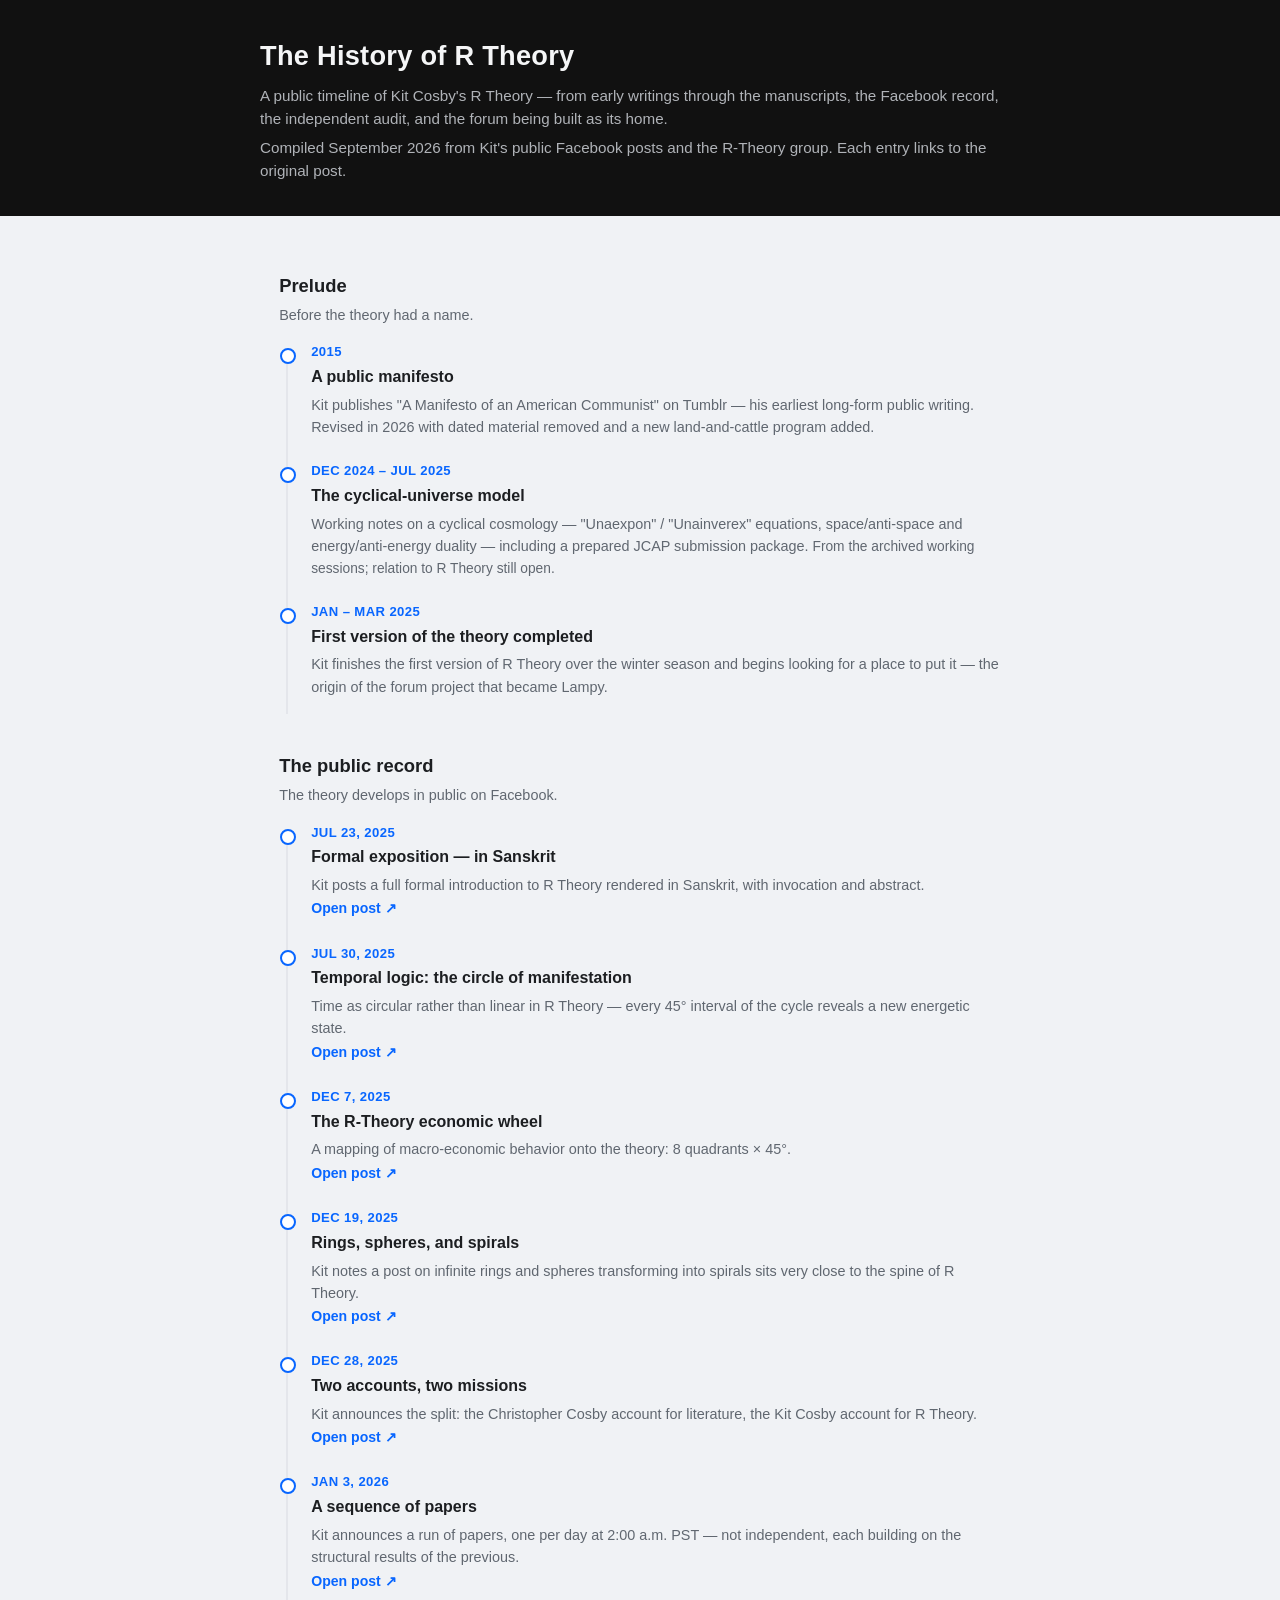
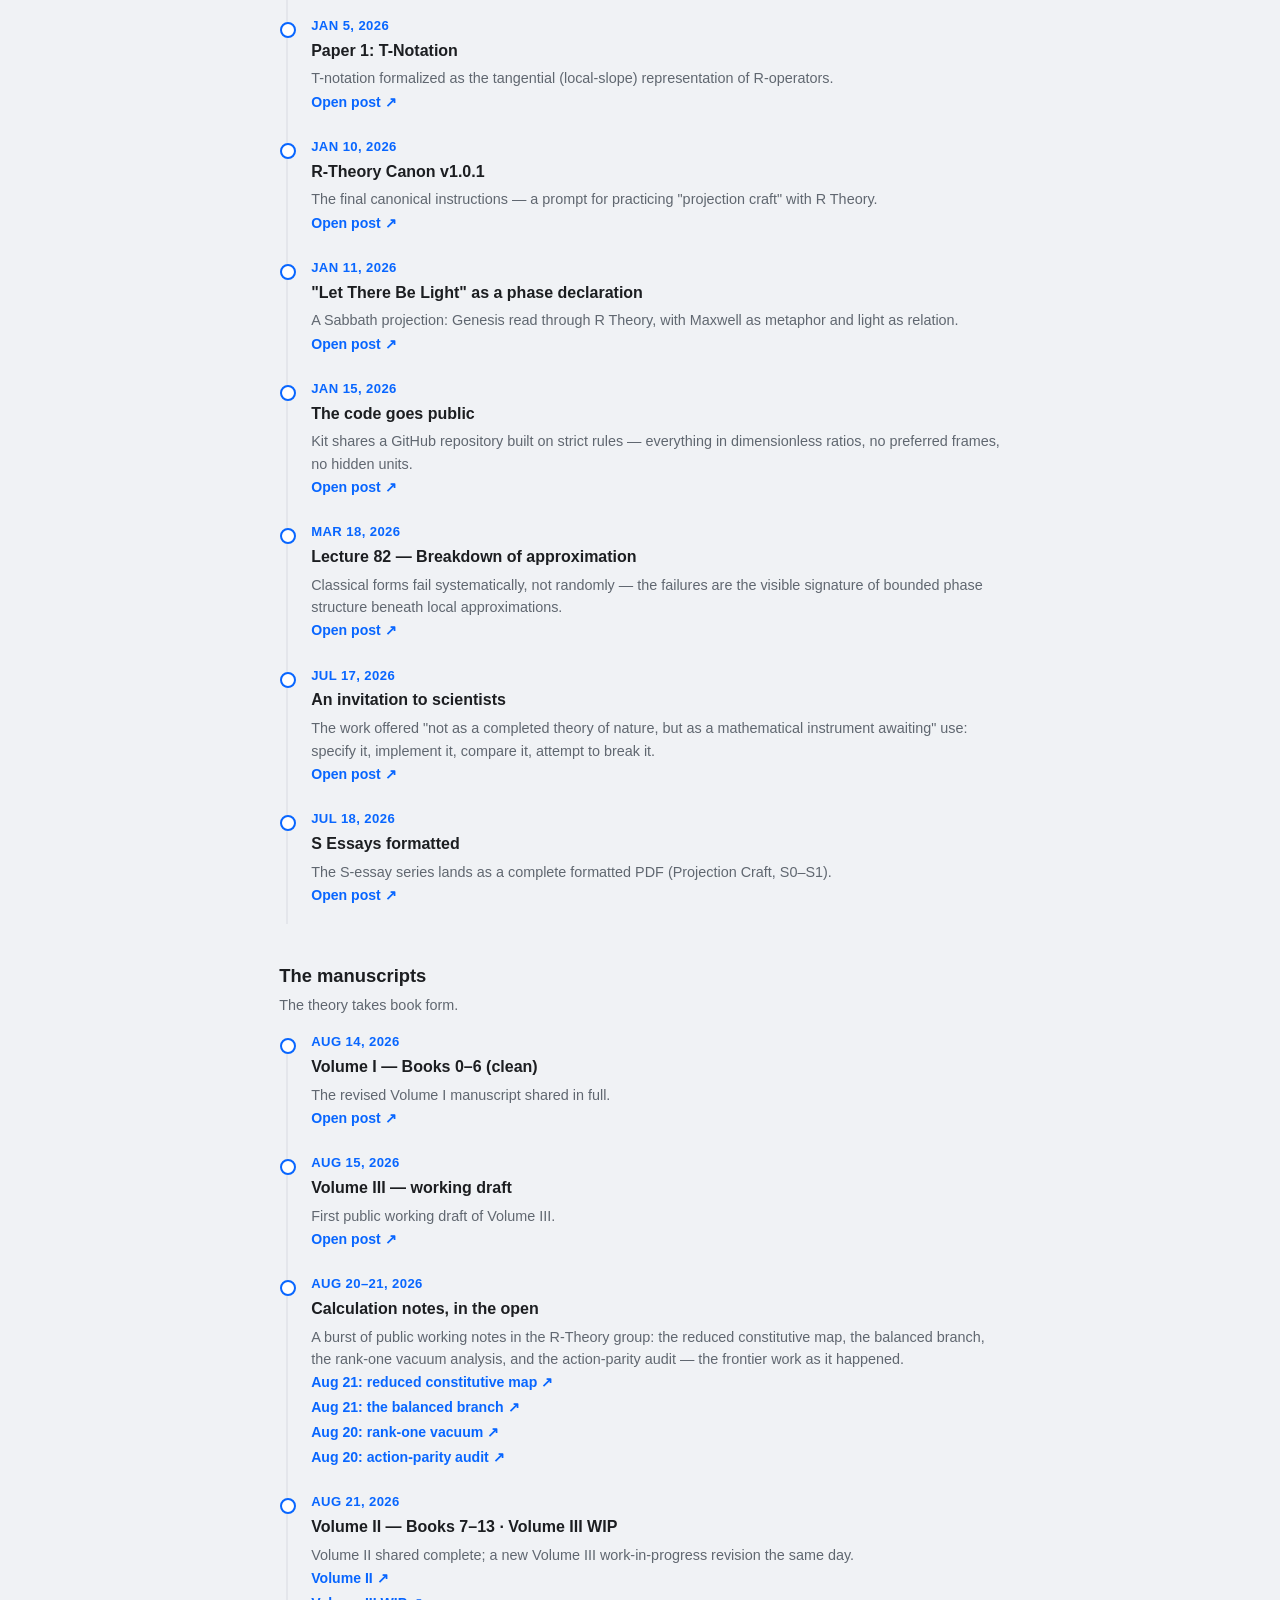
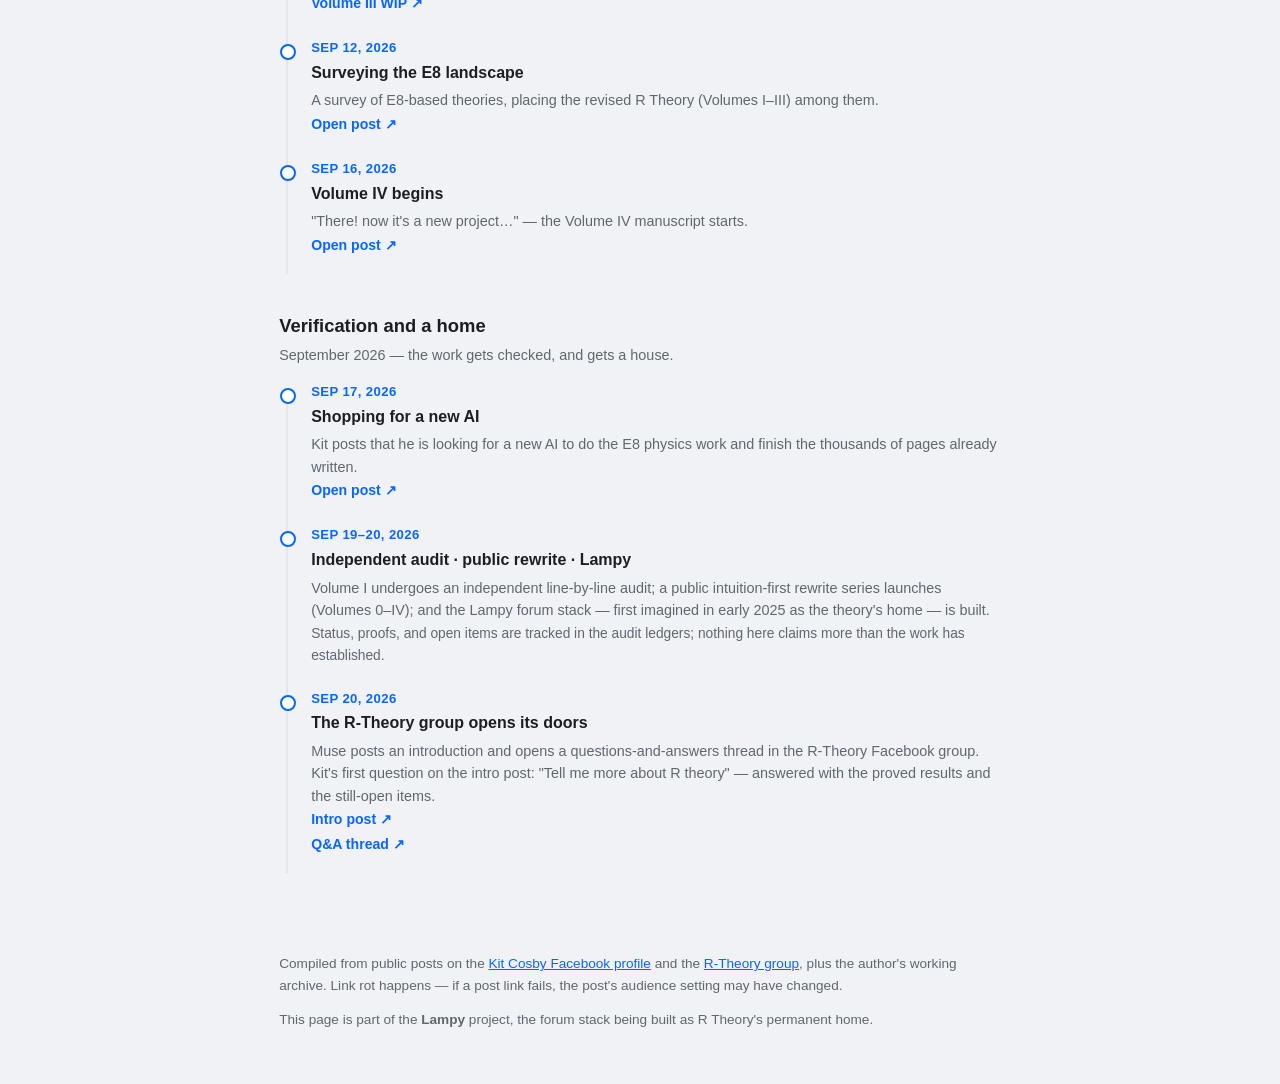
<file: history/index.html>
<!DOCTYPE html>
<html lang="en">
<head>
<meta charset="utf-8">
<meta name="viewport" content="width=device-width, initial-scale=1">
<title>The History of R Theory — Lampy</title>
<style>
  :root { --ink:#1c1e21; --muted:#606770; --line:#e4e6eb; --accent:#0866ff; --bg:#f0f2f5; }
  * { box-sizing:border-box; }
  body { font-family:-apple-system,BlinkMacSystemFont,"Segoe UI",Helvetica,Arial,sans-serif;
         margin:0; color:var(--ink); background:var(--bg); line-height:1.55; }
  header.hero { background:#111; color:#f5f6f7; padding:2.2rem 1.2rem 1.8rem; }
  header.hero .wrap { max-width:760px; margin:0 auto; }
  header.hero h1 { margin:0 0 .4rem; font-size:1.7rem; letter-spacing:.01em; }
  header.hero p { margin:.3rem 0; color:#b0b3b8; font-size:.95rem; }
  main { max-width:760px; margin:0 auto; padding:1.5rem 1.2rem 3rem; }
  .era { margin:2rem 0 .8rem; }
  .era h2 { font-size:1.15rem; margin:0 0 .2rem; }
  .era p { margin:0; color:var(--muted); font-size:.9rem; }
  ol.timeline { list-style:none; margin:1rem 0 0; padding:0; position:relative; }
  ol.timeline::before { content:""; position:absolute; left:7px; top:6px; bottom:6px; width:2px; background:var(--line); }
  ol.timeline li { position:relative; padding:0 0 1.4rem 2rem; }
  ol.timeline li::before { content:""; position:absolute; left:1px; top:6px; width:12px; height:12px;
                           border-radius:50%; background:#fff; border:2px solid var(--accent); }
  .date { font-size:.82rem; font-weight:600; color:var(--accent); text-transform:uppercase; letter-spacing:.03em; }
  .entry-title { font-weight:700; margin:.15rem 0 .25rem; }
  .entry-body { margin:0 0 .4rem; font-size:.94rem; }
  .entry-body .note { color:var(--muted); font-size:.86rem; }
  a.post-link { font-size:.88rem; color:var(--accent); text-decoration:none; font-weight:600; }
  a.post-link:hover { text-decoration:underline; }
  footer { max-width:760px; margin:0 auto; padding:0 1.2rem 2.5rem; color:var(--muted); font-size:.85rem; }
  footer a { color:var(--accent); }
  @media (max-width:520px){ header.hero h1{font-size:1.4rem;} }
</style>
</head>
<body>
<header class="hero">
  <div class="wrap">
    <h1>The History of R Theory</h1>
    <p>A public timeline of Kit Cosby's R Theory — from early writings through the
    manuscripts, the Facebook record, the independent audit, and the forum being built as its home.</p>
    <p>Compiled September 2026 from Kit's public Facebook posts and the R-Theory group. Each entry links to the original post.</p>
  </div>
</header>
<main>

  <section class="era">
    <h2>Prelude</h2>
    <p>Before the theory had a name.</p>
    <ol class="timeline">
      <li>
        <div class="date">2015</div>
        <div class="entry-title">A public manifesto</div>
        <p class="entry-body">Kit publishes "A Manifesto of an American Communist" on Tumblr — his earliest
        long-form public writing. Revised in 2026 with dated material removed and a new land-and-cattle program added.</p>
      </li>
      <li>
        <div class="date">Dec 2024 – Jul 2025</div>
        <div class="entry-title">The cyclical-universe model</div>
        <p class="entry-body">Working notes on a cyclical cosmology — "Unaexpon" / "Unainverex" equations,
        space/anti-space and energy/anti-energy duality — including a prepared JCAP submission package.
        <span class="note">From the archived working sessions; relation to R Theory still open.</span></p>
      </li>
      <li>
        <div class="date">Jan – Mar 2025</div>
        <div class="entry-title">First version of the theory completed</div>
        <p class="entry-body">Kit finishes the first version of R Theory over the winter season and begins
        looking for a place to put it — the origin of the forum project that became Lampy.</p>
      </li>
    </ol>
  </section>

  <section class="era">
    <h2>The public record</h2>
    <p>The theory develops in public on Facebook.</p>
    <ol class="timeline">
      <li>
        <div class="date">Jul 23, 2025</div>
        <div class="entry-title">Formal exposition — in Sanskrit</div>
        <p class="entry-body">Kit posts a full formal introduction to R Theory rendered in Sanskrit, with invocation and abstract.</p>
        <a class="post-link" href="https://www.facebook.com/kitcosby/posts/pfbid02FpEKnnZXQHZ1w4LkhYPecTMfBGukqiYxgWYMHr2qkMMBQAMFUMfD1KQquwVkJnTml">Open post ↗</a>
      </li>
      <li>
        <div class="date">Jul 30, 2025</div>
        <div class="entry-title">Temporal logic: the circle of manifestation</div>
        <p class="entry-body">Time as circular rather than linear in R Theory — every 45° interval of the cycle reveals a new energetic state.</p>
        <a class="post-link" href="https://www.facebook.com/kitcosby/posts/pfbid03hnu4T1HZXiJhKdkiF4cc4jzbV6j6svDGvNGQyWtyTVxKNDFWLpggRXs4NqPGsLel">Open post ↗</a>
      </li>
      <li>
        <div class="date">Dec 7, 2025</div>
        <div class="entry-title">The R-Theory economic wheel</div>
        <p class="entry-body">A mapping of macro-economic behavior onto the theory: 8 quadrants × 45°.</p>
        <a class="post-link" href="https://www.facebook.com/kitcosby/posts/pfbid02povGg8nKDi6tfvxWh2QNezfWWrCBEnGUoMwov6KZ3EWwtLPmjNWbYj1t8QaUuJBvl">Open post ↗</a>
      </li>
      <li>
        <div class="date">Dec 19, 2025</div>
        <div class="entry-title">Rings, spheres, and spirals</div>
        <p class="entry-body">Kit notes a post on infinite rings and spheres transforming into spirals sits very close to the spine of R Theory.</p>
        <a class="post-link" href="https://www.facebook.com/kitcosby/posts/pfbid02hsNTf6q3FVLb6qrVxWjFV42L8noQcVADVu5x3bwupMN4F9eLxBxfk8ToaBXaLmFpl">Open post ↗</a>
      </li>
      <li>
        <div class="date">Dec 28, 2025</div>
        <div class="entry-title">Two accounts, two missions</div>
        <p class="entry-body">Kit announces the split: the Christopher Cosby account for literature, the Kit Cosby account for R Theory.</p>
        <a class="post-link" href="https://www.facebook.com/kitcosby/posts/pfbid0JBqTbNRiadHCzzT71nEjJm8pc8CGYDnxyzk1ScSbBbcbQ98uNCp8mickuowFdoN9l">Open post ↗</a>
      </li>
      <li>
        <div class="date">Jan 3, 2026</div>
        <div class="entry-title">A sequence of papers</div>
        <p class="entry-body">Kit announces a run of papers, one per day at 2:00 a.m. PST — not independent, each building on the structural results of the previous.</p>
        <a class="post-link" href="https://www.facebook.com/permalink.php?story_fbid=pfbid034BXfMUuiW68jPgFpP4ZKRi8Lp9VheGtFt53mbXXXekLzhXmS8JnM3V2XK4pBEpkjl&id=61585390936452">Open post ↗</a>
      </li>
      <li>
        <div class="date">Jan 5, 2026</div>
        <div class="entry-title">Paper 1: T-Notation</div>
        <p class="entry-body">T-notation formalized as the tangential (local-slope) representation of R-operators.</p>
        <a class="post-link" href="https://www.facebook.com/permalink.php?story_fbid=pfbid02VnngQDqubiLf1MRcBb1DUo8cjxT6hGzWUyqGbVS3zeXWaSWTJ96tfUnMsbQvEDdHl&id=61585390936452">Open post ↗</a>
      </li>
      <li>
        <div class="date">Jan 10, 2026</div>
        <div class="entry-title">R-Theory Canon v1.0.1</div>
        <p class="entry-body">The final canonical instructions — a prompt for practicing "projection craft" with R Theory.</p>
        <a class="post-link" href="https://www.facebook.com/permalink.php?story_fbid=pfbid028X3MRSxqy9Yb8tRC3tCeFPRN5bcA4X9tPnEv4ew97dvjN5vrhxPmtknKEvB2CeA3l&id=61585390936452">Open post ↗</a>
      </li>
      <li>
        <div class="date">Jan 11, 2026</div>
        <div class="entry-title">"Let There Be Light" as a phase declaration</div>
        <p class="entry-body">A Sabbath projection: Genesis read through R Theory, with Maxwell as metaphor and light as relation.</p>
        <a class="post-link" href="https://www.facebook.com/kitcosby/posts/pfbid02NbiQ2zsWKPpxLjjPyNw8dr9nppbncGHWdQXUEkPbfZieLjKWHSTnQEVCzYgYSAXml">Open post ↗</a>
      </li>
      <li>
        <div class="date">Jan 15, 2026</div>
        <div class="entry-title">The code goes public</div>
        <p class="entry-body">Kit shares a GitHub repository built on strict rules — everything in dimensionless ratios, no preferred frames, no hidden units.</p>
        <a class="post-link" href="https://www.facebook.com/permalink.php?story_fbid=pfbid022K5shTMg4g8CDW3hnKMcn4zxGJjh4PjbVohBhkdcuKCo59nATCymVbB9xeosUfhul&id=61585390936452">Open post ↗</a>
      </li>
      <li>
        <div class="date">Mar 18, 2026</div>
        <div class="entry-title">Lecture 82 — Breakdown of approximation</div>
        <p class="entry-body">Classical forms fail systematically, not randomly — the failures are the visible signature of bounded phase structure beneath local approximations.</p>
        <a class="post-link" href="https://www.facebook.com/permalink.php?story_fbid=pfbid0gbYcMKXZ71gEFM7BiUHLnng2f6xUQP8BDanNKAvw9JKM7ahMVmbC9wk5DCBHn5C9l&id=61585390936452">Open post ↗</a>
      </li>
      <li>
        <div class="date">Jul 17, 2026</div>
        <div class="entry-title">An invitation to scientists</div>
        <p class="entry-body">The work offered "not as a completed theory of nature, but as a mathematical instrument awaiting" use: specify it, implement it, compare it, attempt to break it.</p>
        <a class="post-link" href="https://www.facebook.com/permalink.php?story_fbid=pfbid04GSpX3fu9AqZMoxoKPq4FETED3KRN4pFxyPqHdj2NMZtGsS6nVgh2jRFHg8vZ9Ggl&id=61585390936452">Open post ↗</a>
      </li>
      <li>
        <div class="date">Jul 18, 2026</div>
        <div class="entry-title">S Essays formatted</div>
        <p class="entry-body">The S-essay series lands as a complete formatted PDF (Projection Craft, S0–S1).</p>
        <a class="post-link" href="https://www.facebook.com/kitcosby/posts/pfbid0cPgNYmCp48LNLpN6CndPQgk1cvTj2epbHPiAvPfpTJRjM9QWLhJUw4kx7G3anthGl">Open post ↗</a>
      </li>
    </ol>
  </section>

  <section class="era">
    <h2>The manuscripts</h2>
    <p>The theory takes book form.</p>
    <ol class="timeline">
      <li>
        <div class="date">Aug 14, 2026</div>
        <div class="entry-title">Volume I — Books 0–6 (clean)</div>
        <p class="entry-body">The revised Volume I manuscript shared in full.</p>
        <a class="post-link" href="https://www.facebook.com/permalink.php?story_fbid=pfbid0ktKupETFmd8G9QzC5j6tRSNCUR33h53tKrU226hggujsfQ656bnJGfVdYq8U2KaMl&id=61585390936452">Open post ↗</a>
      </li>
      <li>
        <div class="date">Aug 15, 2026</div>
        <div class="entry-title">Volume III — working draft</div>
        <p class="entry-body">First public working draft of Volume III.</p>
        <a class="post-link" href="https://www.facebook.com/permalink.php?story_fbid=pfbid02DaveYpxNDKpk1h9CBYbBxFnuTWbTn9UfspmgaF21QQ4KVNivc5Yyg8Rx6sS6ezWjl&id=61585390936452">Open post ↗</a>
      </li>
      <li>
        <div class="date">Aug 20–21, 2026</div>
        <div class="entry-title">Calculation notes, in the open</div>
        <p class="entry-body">A burst of public working notes in the R-Theory group: the reduced constitutive map, the balanced branch,
        the rank-one vacuum analysis, and the action-parity audit — the frontier work as it happened.</p>
        <a class="post-link" href="https://facebook.com/groups/507169002486718/permalink/795830103620605/">Aug 21: reduced constitutive map ↗</a><br>
        <a class="post-link" href="https://facebook.com/groups/507169002486718/permalink/795743830295899/">Aug 21: the balanced branch ↗</a><br>
        <a class="post-link" href="https://facebook.com/groups/507169002486718/permalink/794873143716301/">Aug 20: rank-one vacuum ↗</a><br>
        <a class="post-link" href="https://facebook.com/groups/507169002486718/permalink/794869637049985/">Aug 20: action-parity audit ↗</a>
      </li>
      <li>
        <div class="date">Aug 21, 2026</div>
        <div class="entry-title">Volume II — Books 7–13 · Volume III WIP</div>
        <p class="entry-body">Volume II shared complete; a new Volume III work-in-progress revision the same day.</p>
        <a class="post-link" href="https://www.facebook.com/kitcosby/posts/pfbid0EwzfAnHMnUC8QEEa749uVydQvbd8KNpLk9tf5h8PhM4MozG367Rwv5asUbeZiroCl">Volume II ↗</a><br>
        <a class="post-link" href="https://www.facebook.com/kitcosby/posts/pfbid02tXpxUotkcHRoEjAcsHqn7Zk8Hyqn7Z2JR5MBim3VT9oGqGjbLiKQRzrma56Vl">Volume III WIP ↗</a>
      </li>
      <li>
        <div class="date">Sep 12, 2026</div>
        <div class="entry-title">Surveying the E8 landscape</div>
        <p class="entry-body">A survey of E8-based theories, placing the revised R Theory (Volumes I–III) among them.</p>
        <a class="post-link" href="https://www.facebook.com/kitcosby/posts/pfbid0hkGoF9frLejn9Kua1a6fJVwAZd96E43Sk6RbHyXj1r3wvLoqLw8eDGvZZH7ki9NXl">Open post ↗</a>
      </li>
      <li>
        <div class="date">Sep 16, 2026</div>
        <div class="entry-title">Volume IV begins</div>
        <p class="entry-body">"There! now it's a new project…" — the Volume IV manuscript starts.</p>
        <a class="post-link" href="https://www.facebook.com/kitcosby/posts/pfbid02BvvsdSuNLLwCnR6CVQ4uNDq35akwW3jLGpiHNLNtwzdD2J76USvsl">Open post ↗</a>
      </li>
    </ol>
  </section>

  <section class="era">
    <h2>Verification and a home</h2>
    <p>September 2026 — the work gets checked, and gets a house.</p>
    <ol class="timeline">
      <li>
        <div class="date">Sep 17, 2026</div>
        <div class="entry-title">Shopping for a new AI</div>
        <p class="entry-body">Kit posts that he is looking for a new AI to do the E8 physics work and finish the thousands of pages already written.</p>
        <a class="post-link" href="https://www.facebook.com/permalink.php?story_fbid=pfbid029pBGntDnguVn8sBmUWzkdQeU1XqjLTqZT7xTn8UKxerD9xNWtd4wFXzQWAvWp2Hpl&id=61585390936452">Open post ↗</a>
      </li>
      <li>
        <div class="date">Sep 19–20, 2026</div>
        <div class="entry-title">Independent audit · public rewrite · Lampy</div>
        <p class="entry-body">Volume I undergoes an independent line-by-line audit; a public intuition-first rewrite series
        launches (Volumes 0–IV); and the Lampy forum stack — first imagined in early 2025 as the theory's home — is built.
        <span class="note">Status, proofs, and open items are tracked in the audit ledgers; nothing here claims more than the work has established.</span></p>
      </li>
      <li>
        <div class="date">Sep 20, 2026</div>
        <div class="entry-title">The R-Theory group opens its doors</div>
        <p class="entry-body">Muse posts an introduction and opens a questions-and-answers thread in the R-Theory Facebook group.
        Kit's first question on the intro post: "Tell me more about R theory" — answered with the proved results and the still-open items.</p>
        <a class="post-link" href="https://facebook.com/groups/507169002486718/permalink/819462014590747/">Intro post ↗</a><br>
        <a class="post-link" href="https://facebook.com/groups/507169002486718/permalink/819469844589964/">Q&amp;A thread ↗</a>
      </li>
    </ol>
  </section>

</main>
<footer>
  <p>Compiled from public posts on the
  <a href="https://www.facebook.com/kitcosby">Kit Cosby Facebook profile</a> and the
  <a href="https://www.facebook.com/groups/507169002486718/">R-Theory group</a>,
  plus the author's working archive. Link rot happens — if a post link fails, the post's audience setting may have changed.</p>
  <p>This page is part of the <strong>Lampy</strong> project, the forum stack being built as R Theory's permanent home.</p>
</footer>
</body>
</html>
</file>
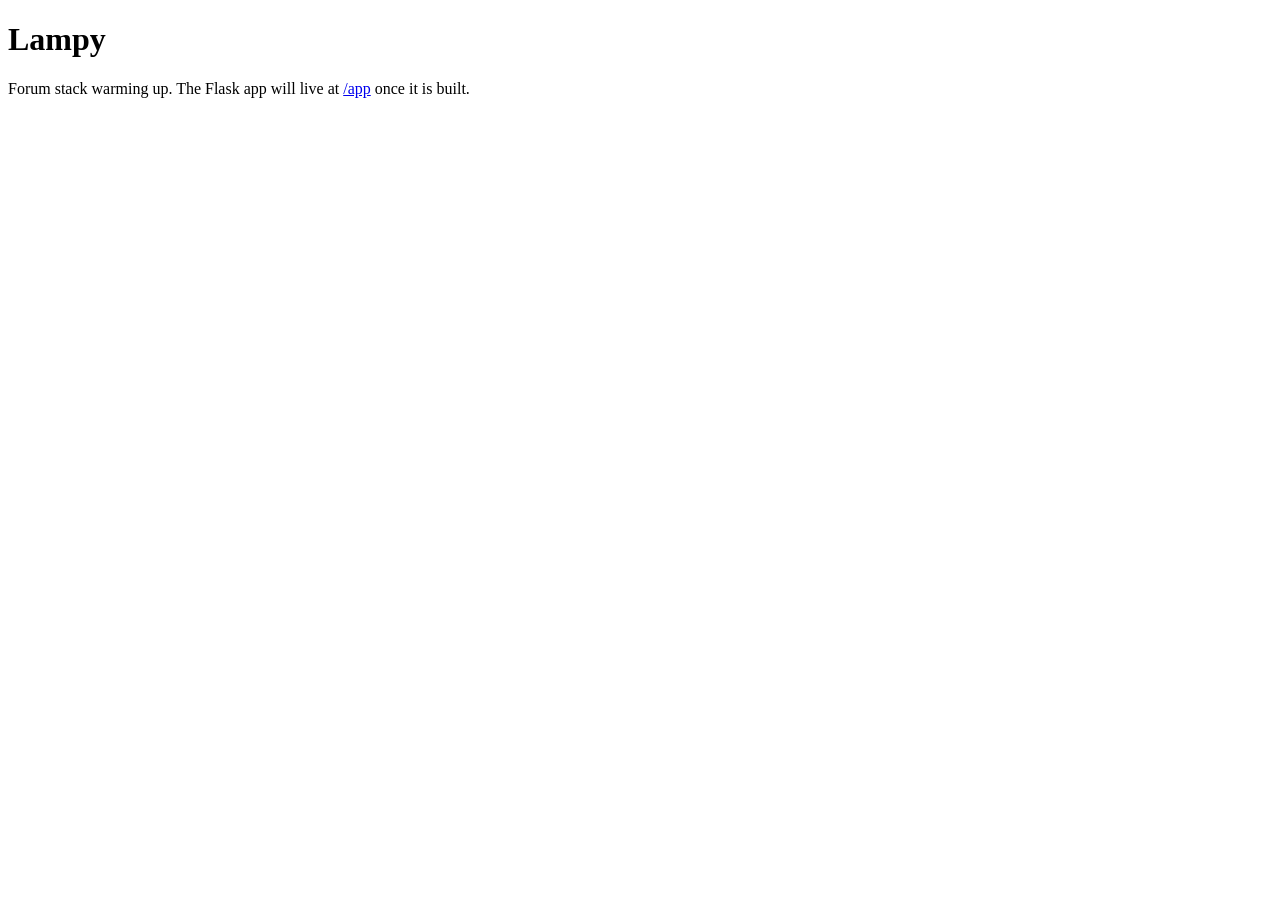
<file: httpd/htdocs/index.html>
<!DOCTYPE html>
<html lang="en">
<head><meta charset="utf-8"><title>Lampy</title></head>
<body>
<h1>Lampy</h1>
<p>Forum stack warming up. The Flask app will live at <a href="/app">/app</a>
once it is built.</p>
</body>
</html>
</file>
